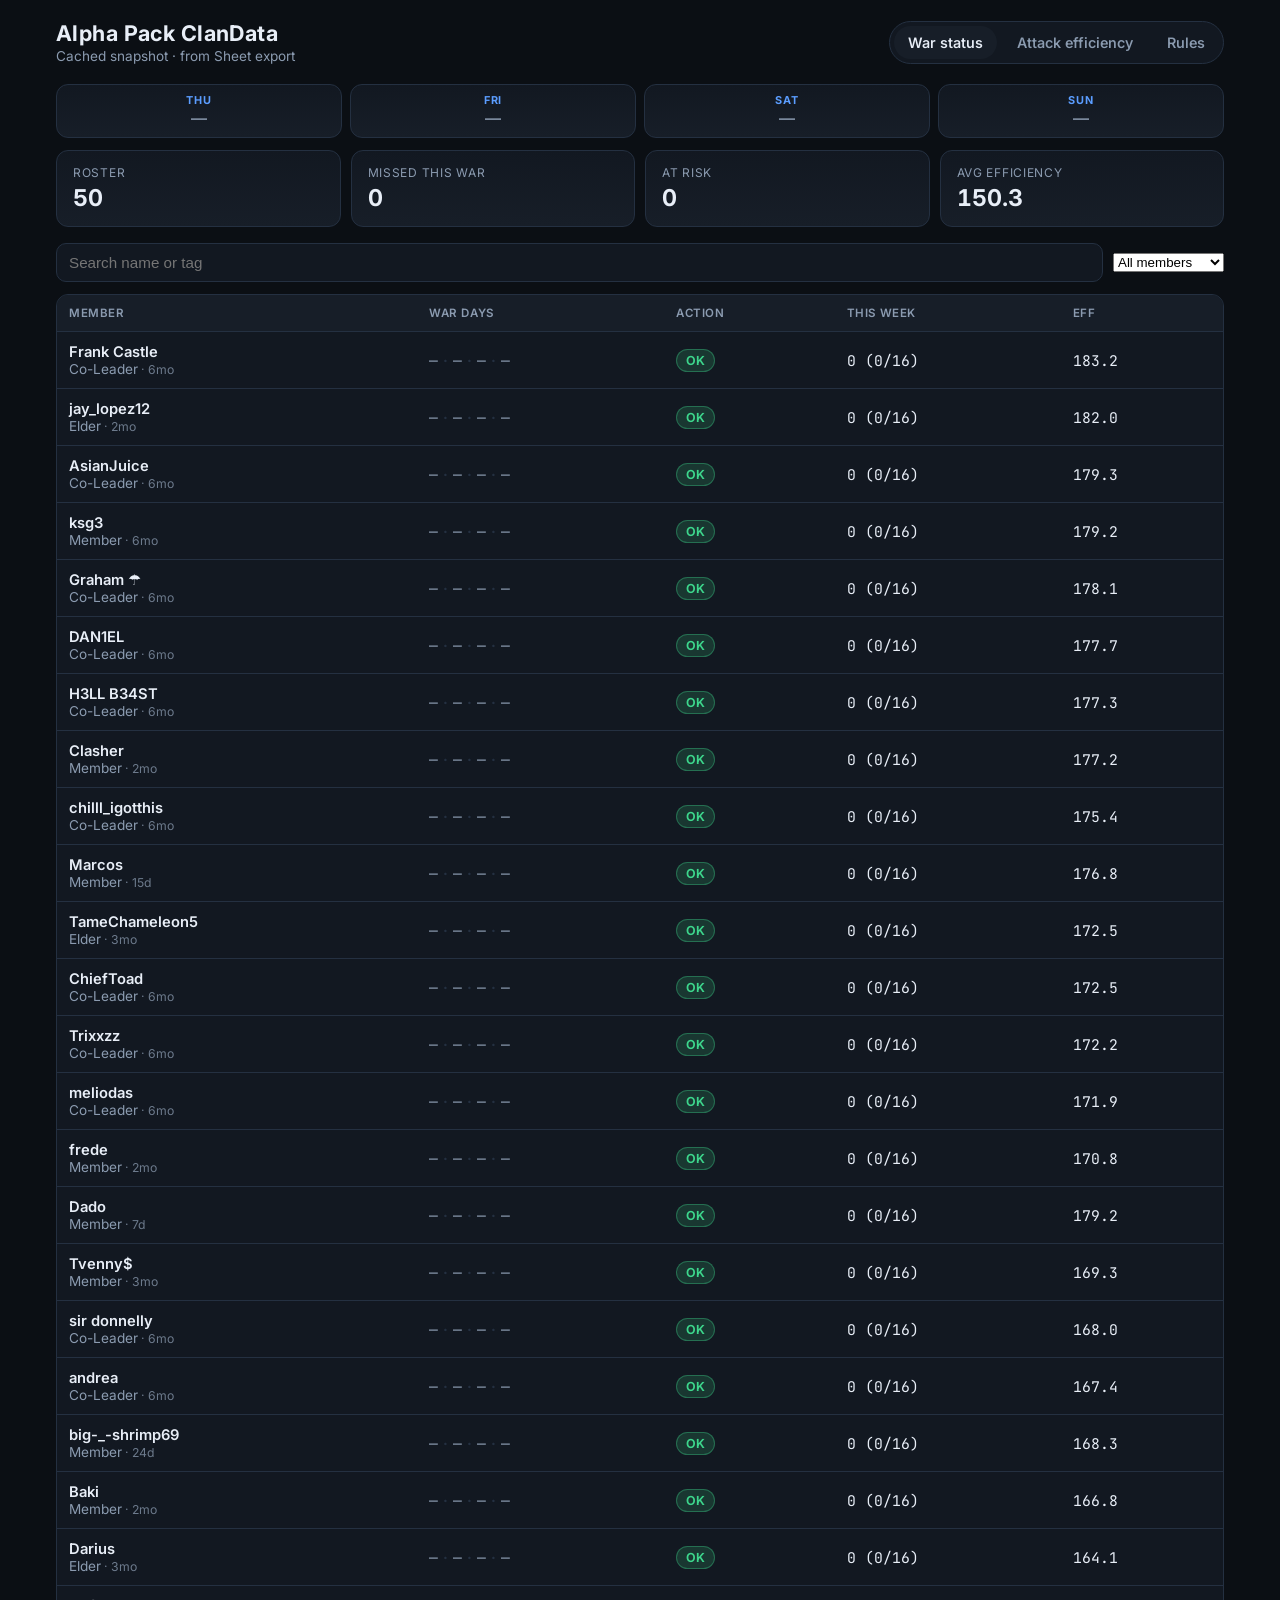
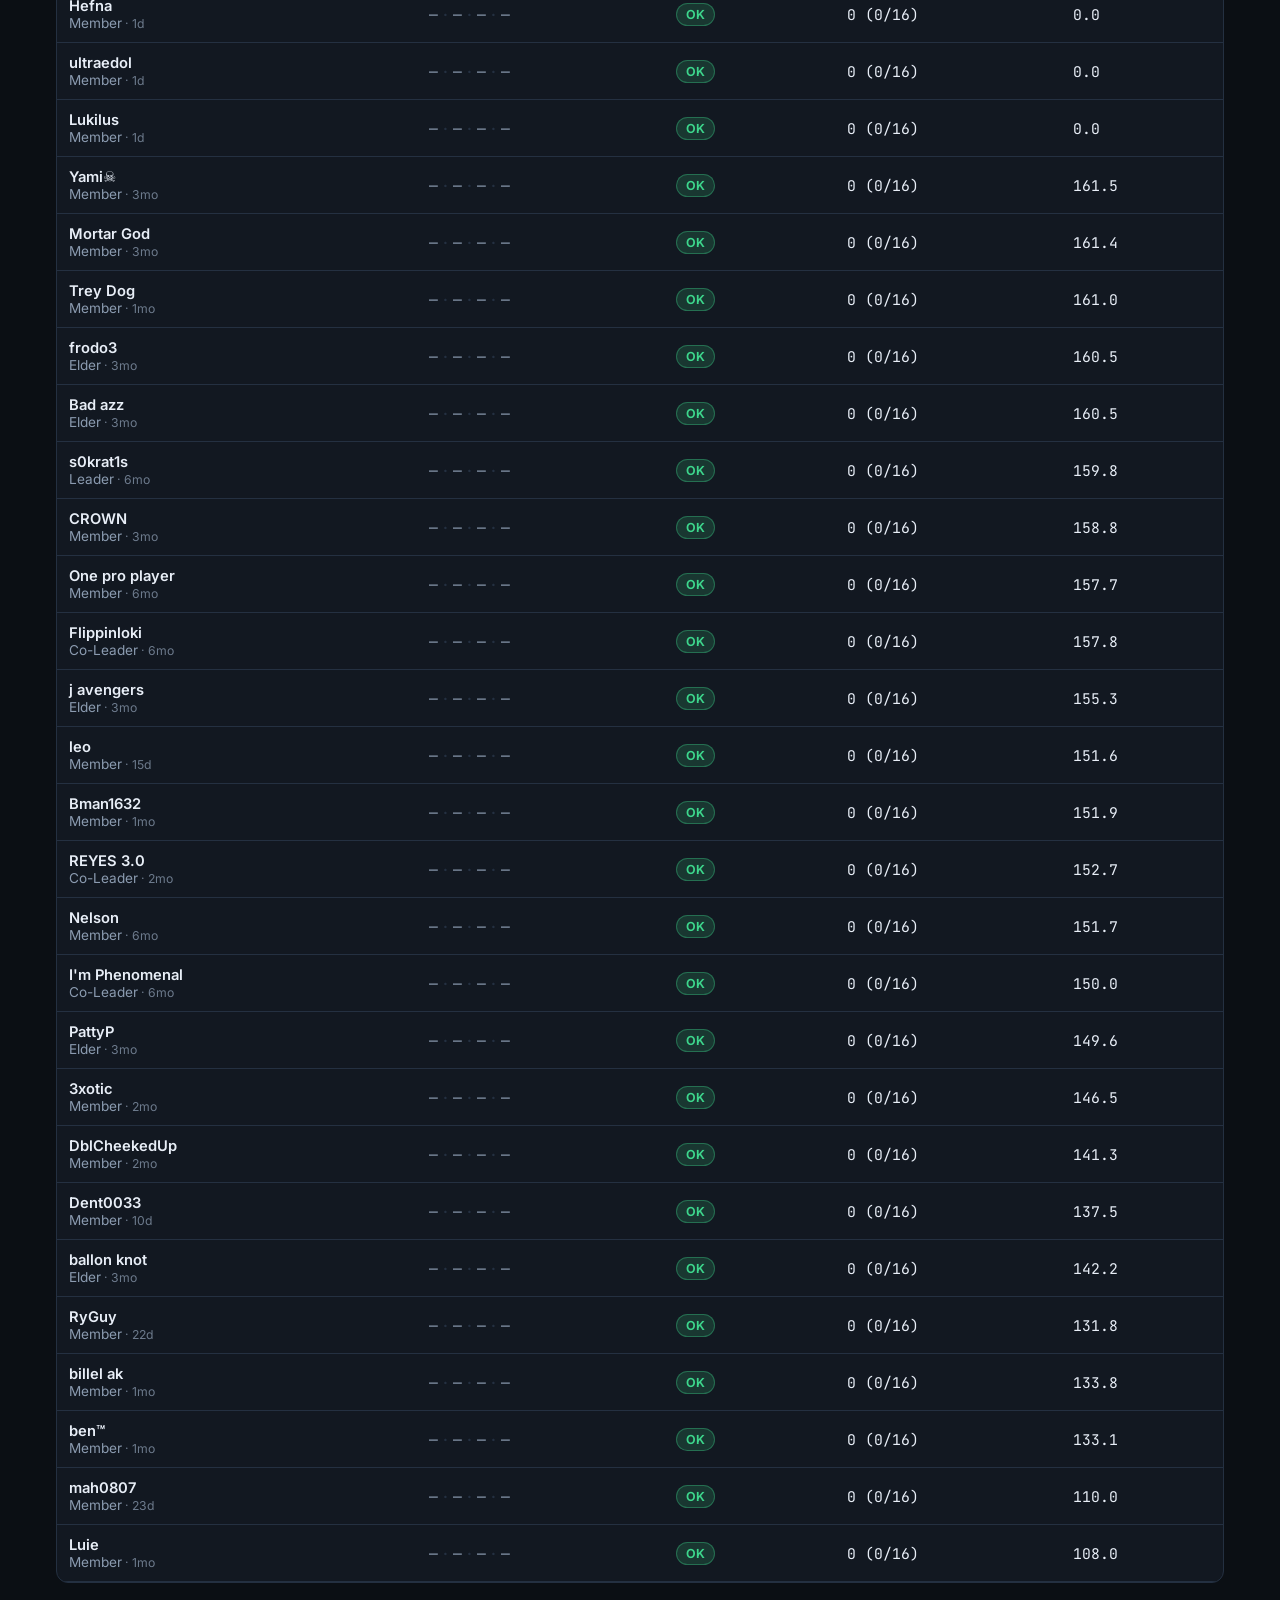
<file: index.html>
<!DOCTYPE html>
<html lang="en">
<head>
  <meta charset="utf-8" />
  <meta name="viewport" content="width=device-width, initial-scale=1" />
  <title>Alpha Pack · War status</title>
  <link rel="preconnect" href="https://fonts.googleapis.com" />
  <link rel="preconnect" href="https://fonts.gstatic.com" crossorigin />
  <link href="https://fonts.googleapis.com/css2?family=Inter:wght@450;560;700&family=JetBrains+Mono:wght@450;650&display=swap" rel="stylesheet" />
  <link rel="stylesheet" href="styles.css" />
</head>
<body data-page="war">
  <div class="app">
    <header class="top">
      <div class="brand">
        <h1>Alpha Pack ClanData</h1>
        <div class="sub" id="updated">War board</div>
      </div>
            <nav class="nav">
        <a href="index.html" class="active">War status</a>
        <a href="efficiency.html">Attack efficiency</a>
<a href="rules.html">Rules</a>
      </nav>
    </header>
    <div class="daycards" id="daycards" aria-label="Perfect attacks by battle day"></div>
    <div class="stats" id="stats"></div>
    <div class="toolbar">
      <input class="search" id="search" type="search" placeholder="Search name or tag" />
      <select class="filter" id="filter"><option value="all">All members</option><option value="missed">Missed attacks</option><option value="risk">At risk</option></select>
    </div>
    <div class="card">
      <div class="table-wrap">
        <table>
          <thead>
<tr>
  <th data-sort="name">Member</th>
  <th>War days</th>
  <th data-sort="action">Action</th>
  <th data-sort="thisWeekAttacks" data-default="asc">This week</th>
  <th class="col-eff" data-sort="efficiency">Eff</th>
</tr></thead>
          <tbody id="tbody"></tbody>
        </table>
      </div>
      <div class="empty" id="empty" hidden>No members match.</div>
    </div>
</div>
  <script src="app.js"></script>
</body>
</html>
</file>
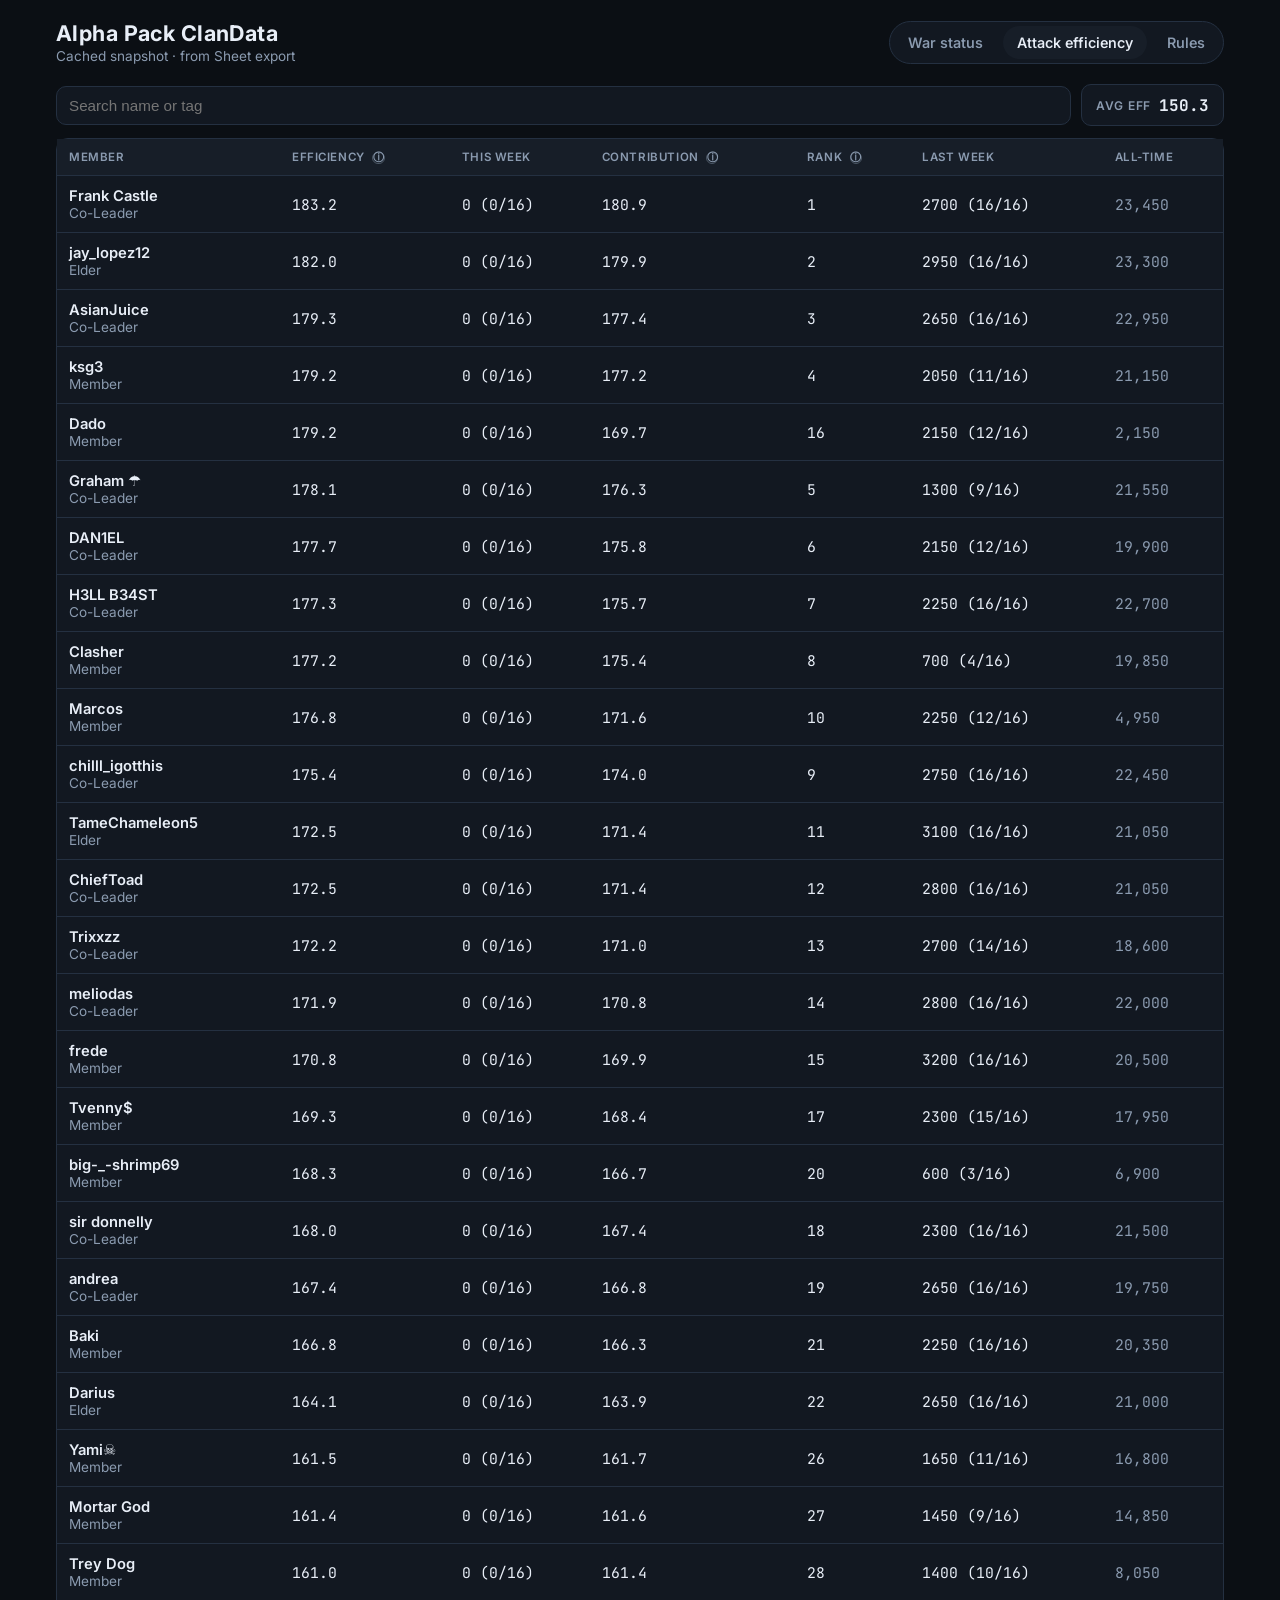
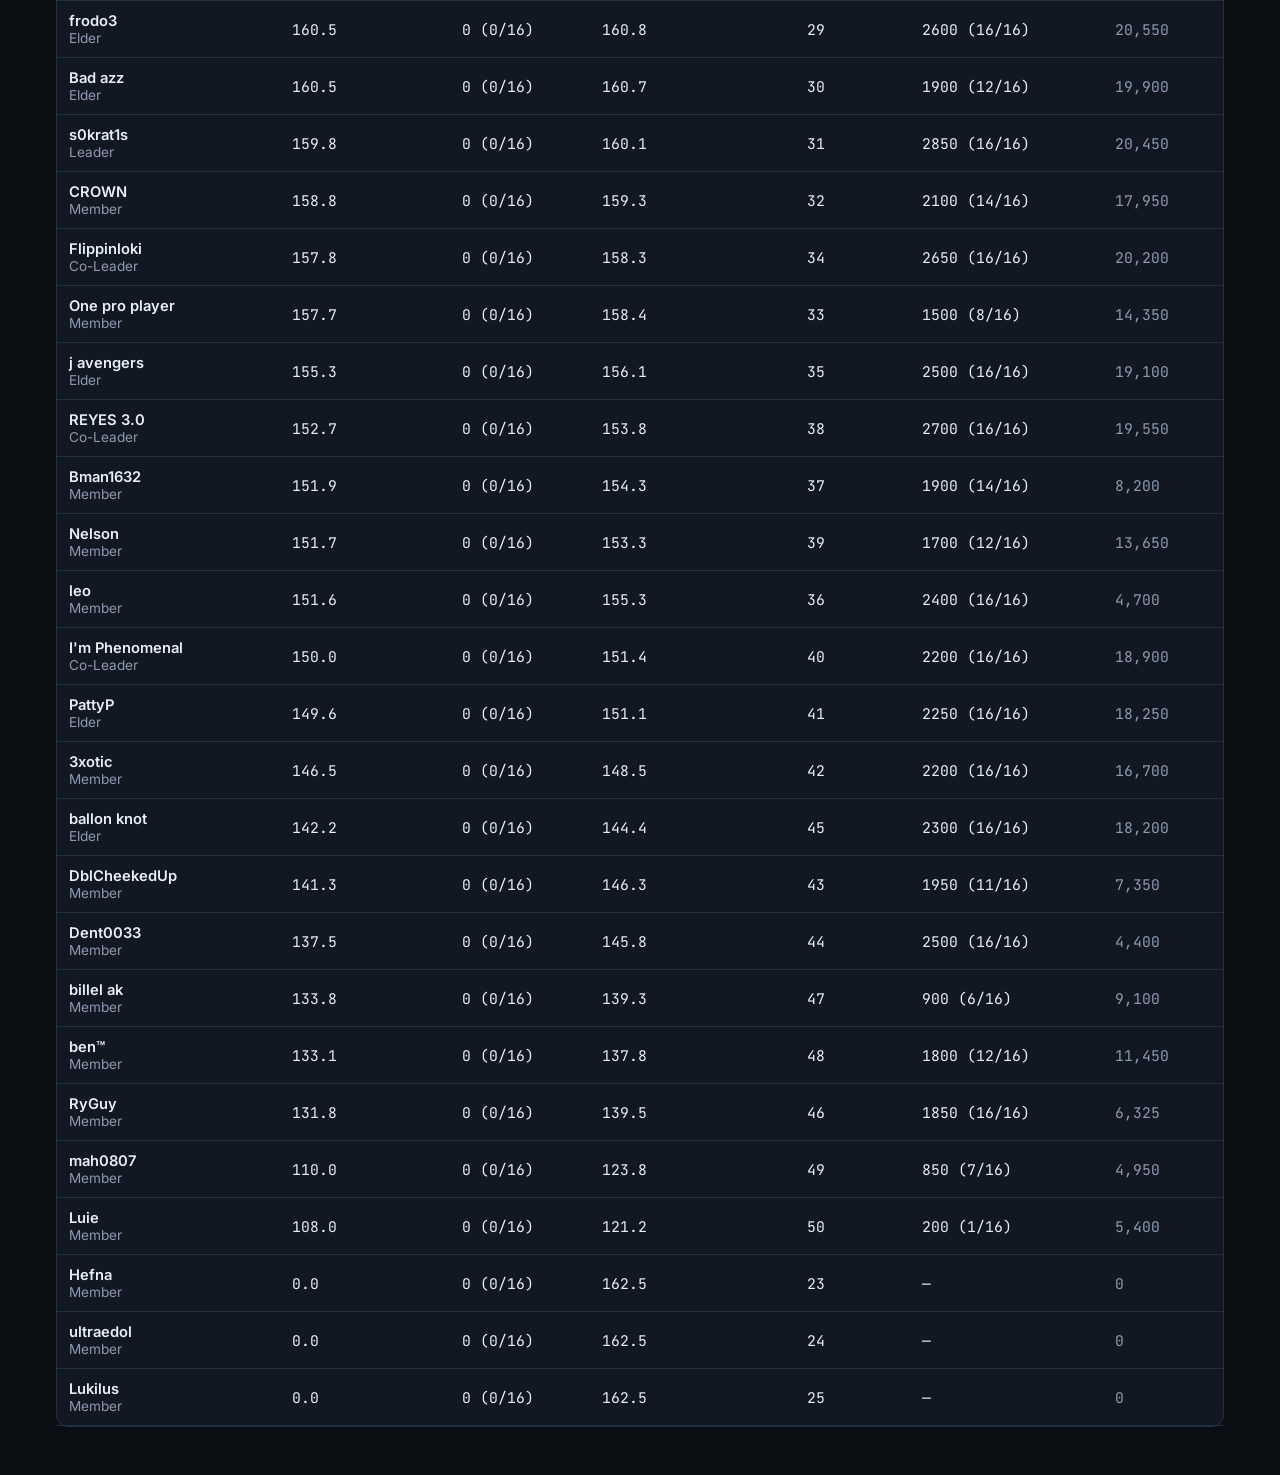
<file: efficiency.html>
<!DOCTYPE html>
<html lang="en">
<head>
  <meta charset="utf-8" />
  <meta name="viewport" content="width=device-width, initial-scale=1" />
  <title>Alpha Pack · Attack efficiency</title>
  <link rel="preconnect" href="https://fonts.googleapis.com" />
  <link rel="preconnect" href="https://fonts.gstatic.com" crossorigin />
  <link href="https://fonts.googleapis.com/css2?family=Inter:wght@450;560;700&family=JetBrains+Mono:wght@450;650&display=swap" rel="stylesheet" />
  <link rel="stylesheet" href="styles.css" />
</head>
<body data-page="efficiency">
  <div class="app">
    <header class="top">
      <div class="brand">
        <h1>Alpha Pack ClanData</h1>
        <div class="sub" id="updated">War board</div>
      </div>
      <nav class="nav">
        <a href="index.html">War status</a>
        <a href="efficiency.html" class="active">Attack efficiency</a>
        <a href="rules.html">Rules</a>
      </nav>
    </header>
    <div class="toolbar">
      <input class="search" id="search" type="search" placeholder="Search name or tag" />
      <div class="avg-chip" id="avg-eff" aria-label="Average efficiency">
        <span class="avg-label">Avg eff</span>
        <span class="avg-value mono">—</span>
      </div>
    </div>
    <div class="eff-tip-banner" id="eff-tip-banner" hidden role="status"></div>
    <div class="card">
      <div class="table-wrap">
        <table>
          <thead>
            <tr>
              <th data-sort="name" class="col-member">Member</th>
              <th data-sort="efficiency" class="col-eff">Efficiency <span class="th-tip has-tip" tabindex="0" role="button" aria-expanded="false" aria-label="About Efficiency" data-tip="Fame ÷ attacks made. Raw, no adjustment." title="Fame ÷ attacks made. Raw, no adjustment.">ⓘ</span></th>
              <th data-sort="thisWeekAttacks" class="col-week">This week</th>
              <th data-sort="contribution" class="col-contrib">Contribution <span class="th-tip has-tip" tabindex="0" role="button" aria-expanded="false" aria-label="About Contribution" data-tip="Same as Eff, pulled toward the clan average until 16 attacks." title="Same as Eff, pulled toward the clan average until 16 attacks.">ⓘ</span></th>
              <th data-sort="rank" class="col-rank">Rank <span class="th-tip has-tip" tabindex="0" role="button" aria-expanded="false" aria-label="About Rank" data-tip="Sorted by Contribution, not Eff." title="Sorted by Contribution, not Eff.">ⓘ</span></th>
              <th class="col-last">Last week</th>
              <th data-sort="fame" class="col-fame">All-time</th>
            </tr>
          </thead>
          <tbody id="tbody"></tbody>
        </table>
      </div>
      <div class="empty" id="empty" hidden>No members match.</div>
    </div>
  </div>
  <script src="app.js"></script>
</body>
</html>
</file>
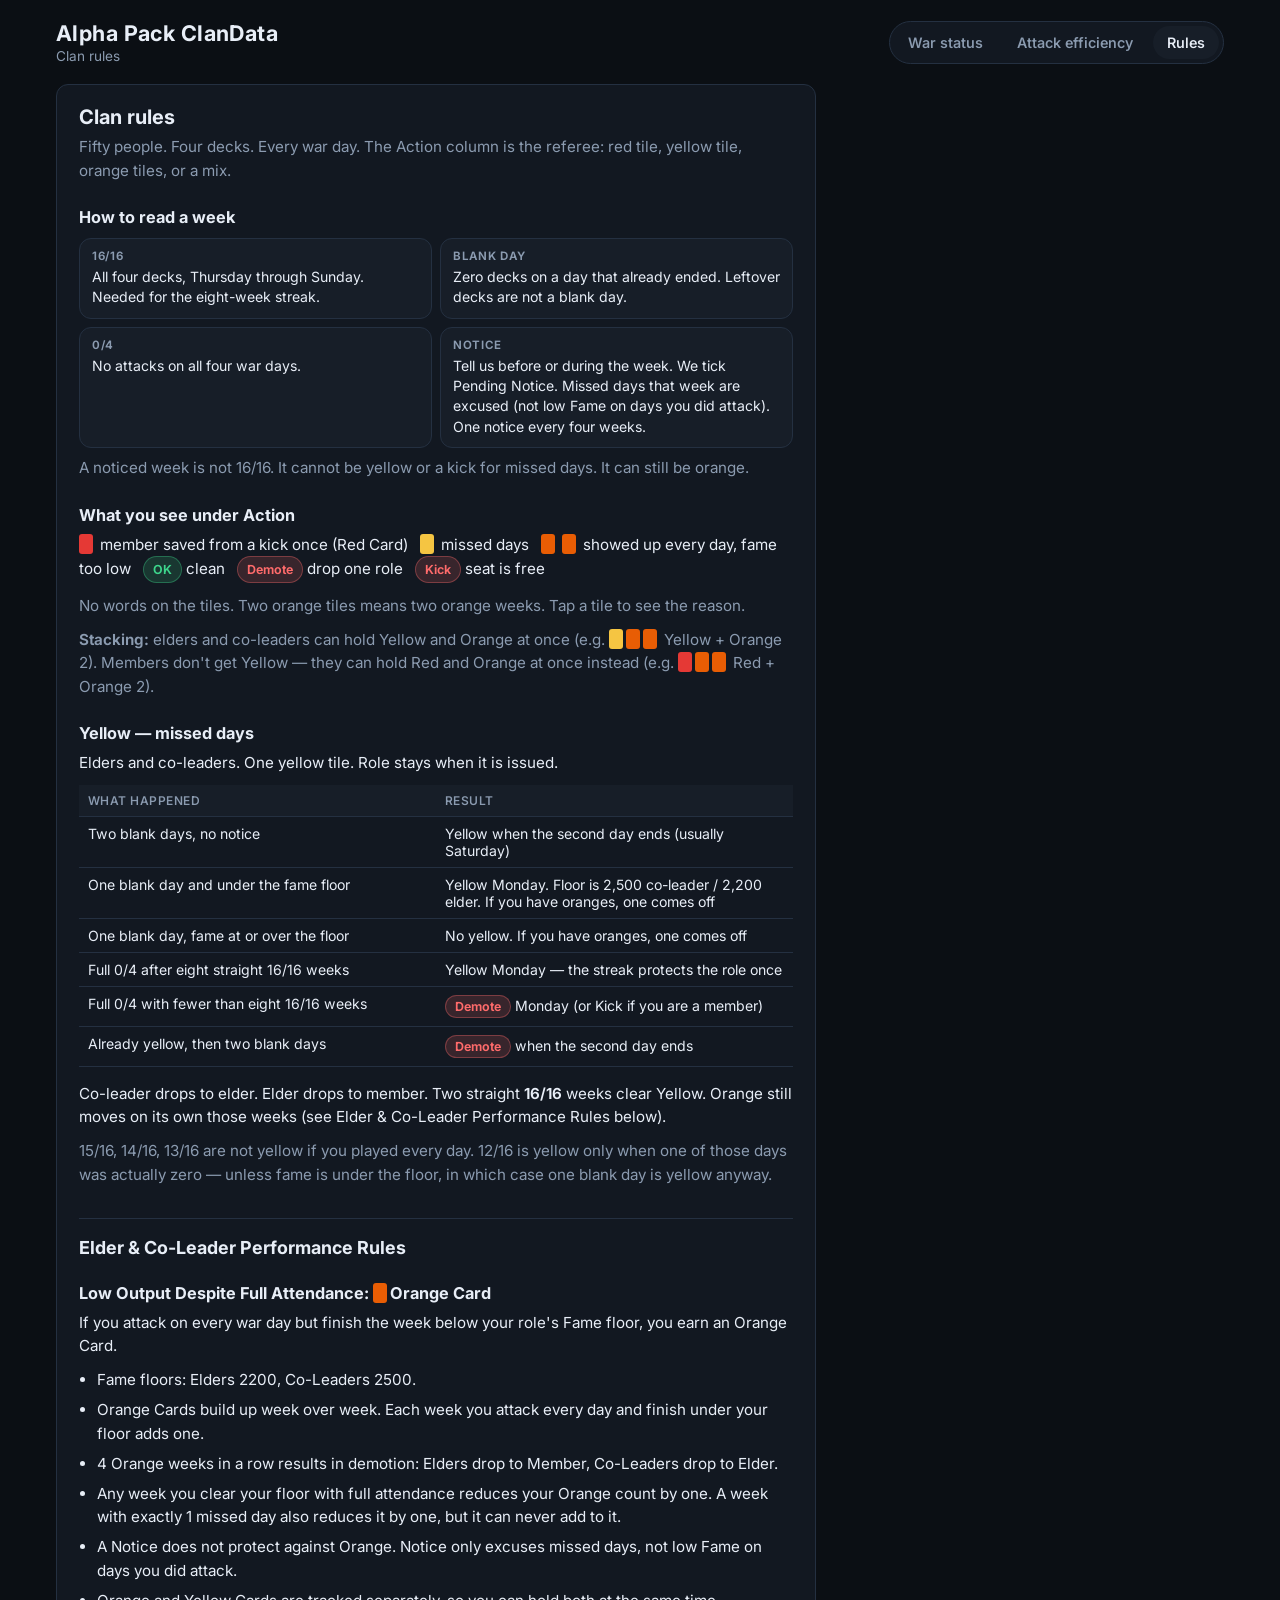
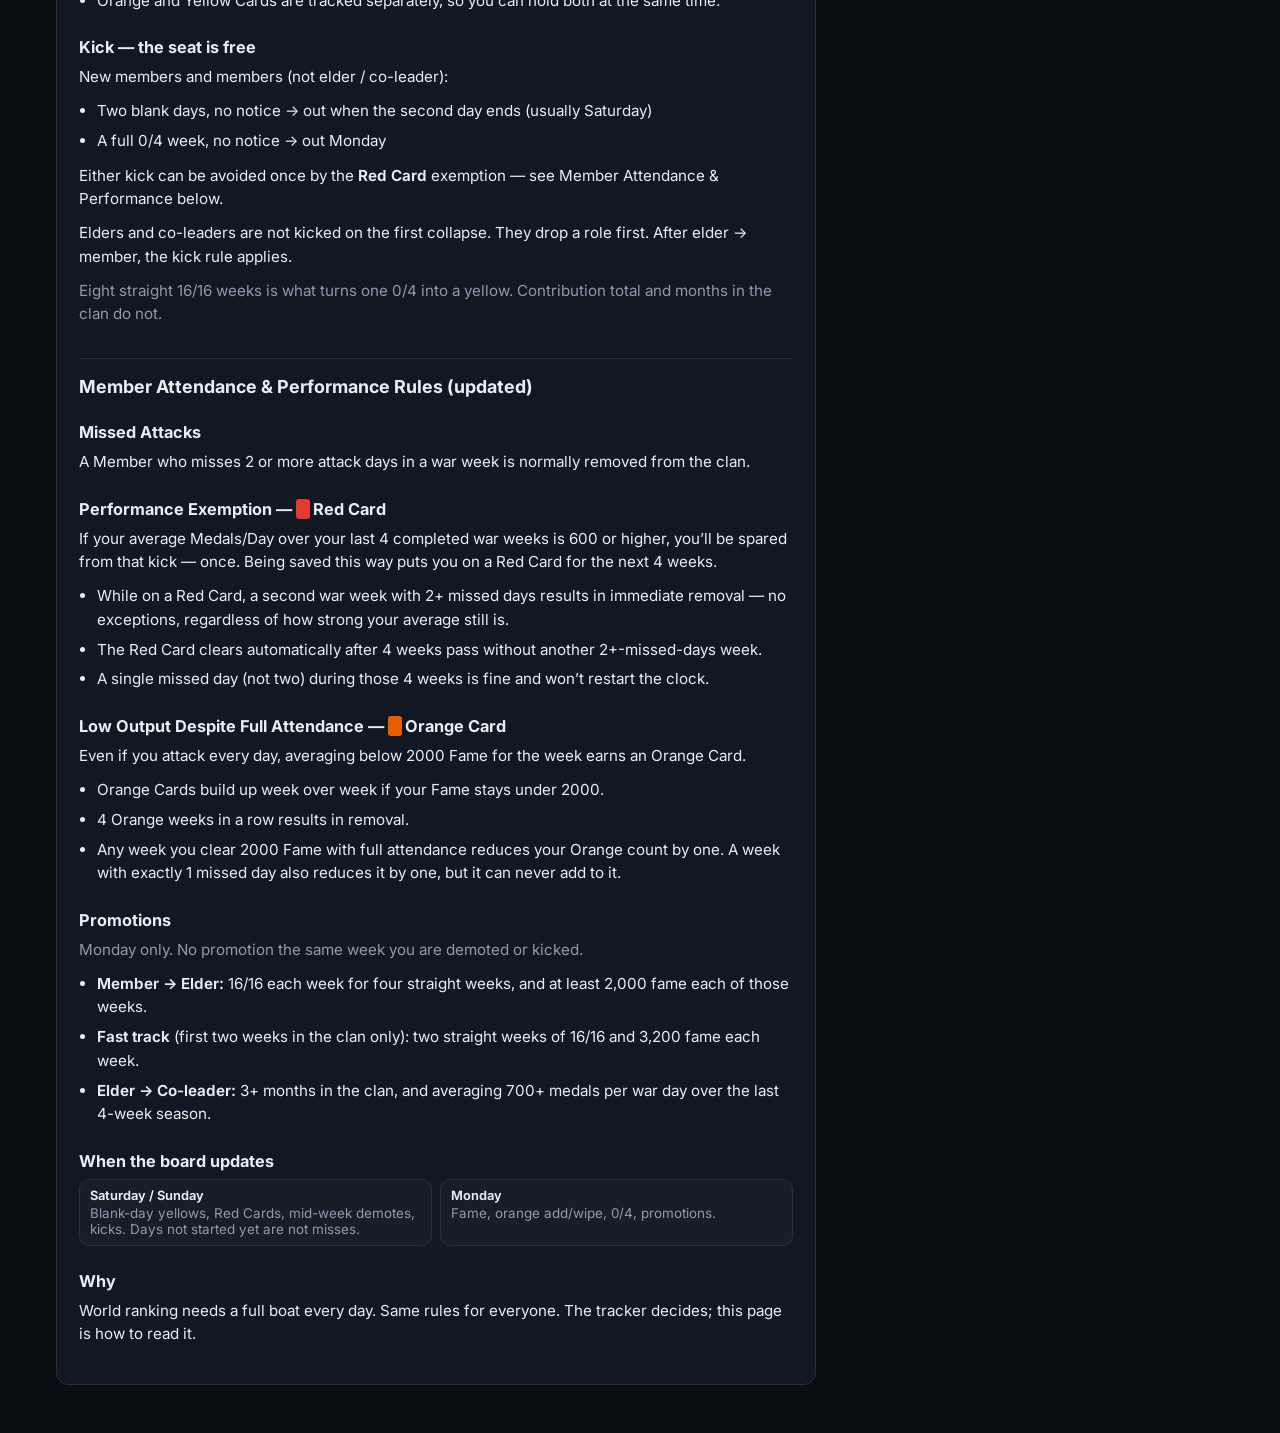
<file: rules.html>
<!DOCTYPE html>
<html lang="en">
<head>
  <meta charset="utf-8" />
  <meta name="viewport" content="width=device-width, initial-scale=1" />
  <title>Alpha Pack · Clan rules</title>
  <link rel="preconnect" href="https://fonts.googleapis.com" />
  <link rel="preconnect" href="https://fonts.gstatic.com" crossorigin />
  <link href="https://fonts.googleapis.com/css2?family=Inter:wght@450;560;700&family=JetBrains+Mono:wght@450;650&display=swap" rel="stylesheet" />
  <link rel="stylesheet" href="styles.css" />
  <style>
    .rules { max-width: 760px; }
    .rules .card-pad { padding: 20px 22px 28px; }
    .rules h1.page { margin: 0; font-size: 1.25rem; }
    .rules .lead { color: var(--muted); margin: 0.4rem 0 0; line-height: 1.55; font-size: 0.95rem; }
    .rules h2 { font-size: 1.02rem; margin: 1.55rem 0 0.5rem; }
    .rules h2.section { font-size: 1.12rem; margin-top: 2rem; padding-top: 1.1rem; border-top: 1px solid var(--border); }
    .rules p, .rules li { color: var(--text); line-height: 1.55; font-size: 0.95rem; }
    .rules p { margin: 0.4rem 0 0.65rem; }
    .rules ul { padding-left: 1.15rem; margin: 0.35rem 0 0.7rem; }
    .rules li { margin: 0.4rem 0; }
    .rules strong { font-weight: 650; }
    .rules .muted { color: var(--muted); }
    .rules table { width: 100%; border-collapse: collapse; font-size: 0.88rem; margin: 0.45rem 0 0.9rem; }
    .rules th, .rules td { text-align: left; padding: 0.5rem 0.55rem; border-bottom: 1px solid var(--border); vertical-align: top; }
    .rules table { table-layout: fixed; }
    .rules th, .rules td { white-space: normal; overflow-wrap: anywhere; }
    .rules th { color: var(--muted); font-weight: 560; font-size: 0.75rem; text-transform: uppercase; letter-spacing: 0.04em; }
    .rules .example {
      background: var(--panel2);
      border: 1px solid var(--border);
      border-radius: 10px;
      padding: 10px 12px;
      color: var(--muted);
      font-size: 0.88rem;
      line-height: 1.5;
      margin: 0.45rem 0 0.8rem;
    }
    .defs { display: grid; gap: 8px; margin: 0.65rem 0 0.5rem; }
    @media (min-width: 620px) { .defs { grid-template-columns: 1fr 1fr; } }
    .def {
      background: var(--panel2);
      border: 1px solid var(--border);
      border-radius: 12px;
      padding: 10px 12px;
    }
    .def dt {
      font-size: 0.72rem;
      font-weight: 650;
      letter-spacing: 0.06em;
      text-transform: uppercase;
      color: var(--muted);
      margin: 0 0 0.25rem;
    }
    .def dd { margin: 0; font-size: 0.88rem; line-height: 1.45; color: var(--text); }
    .tile {
      display: inline-block;
      width: 14px;
      height: 20px;
      border-radius: 3px;
      vertical-align: -4px;
      margin-right: 3px;
    }
    .tile-y { background: #f5c542; }
    .tile-o { background: #e85d04; }
    .tile-r { background: #e53935; }
    .when { display: flex; flex-wrap: wrap; gap: 8px; margin: 0.5rem 0 0.2rem; }
    .when span {
      background: var(--panel2);
      border: 1px solid var(--border);
      border-radius: 10px;
      padding: 8px 10px;
      font-size: 0.84rem;
      color: var(--muted);
      flex: 1 1 180px;
    }
    .when strong { color: var(--text); display: block; font-size: 0.8rem; margin-bottom: 0.15rem; }
  </style>
</head>
<body data-page="rules">
  <div class="app">
    <header class="top">
      <div class="brand">
        <h1>Alpha Pack ClanData</h1>
        <div class="sub">Clan rules</div>
      </div>
      <nav class="nav">
        <a href="index.html">War status</a>
        <a href="efficiency.html">Attack efficiency</a>
<a href="rules.html" class="active">Rules</a>
      </nav>
    </header>

    <div class="card rules">
      <div class="card-pad">
        <h1 class="page">Clan rules</h1>
        <p class="lead">Fifty people. Four decks. Every war day. The Action column is the referee: red tile, yellow tile, orange tiles, or a mix.</p>

        <h2>How to read a week</h2>
        <dl class="defs">
          <div class="def">
            <dt>16/16</dt>
            <dd>All four decks, Thursday through Sunday. Needed for the eight-week streak.</dd>
          </div>
          <div class="def">
            <dt>Blank day</dt>
            <dd>Zero decks on a day that already ended. Leftover decks are not a blank day.</dd>
          </div>
          <div class="def">
            <dt>0/4</dt>
            <dd>No attacks on all four war days.</dd>
          </div>
          <div class="def">
            <dt>Notice</dt>
            <dd>Tell us before or during the week. We tick Pending Notice. Missed days that week are excused (not low Fame on days you did attack). One notice every four weeks.</dd>
          </div>
        </dl>
        <p class="muted">A noticed week is not 16/16. It cannot be yellow or a kick for missed days. It can still be orange.</p>

        <h2>What you see under Action</h2>
        <p>
          <span class="tile tile-r" title="Red"></span> member saved from a kick once (Red Card) &nbsp;
          <span class="tile tile-y" title="Yellow"></span> missed days &nbsp;
          <span class="tile tile-o" title="Orange"></span>
          <span class="tile tile-o" title="Orange"></span> showed up every day, fame too low &nbsp;
          <span class="badge ok">OK</span> clean &nbsp;
          <span class="badge bad">Demote</span> drop one role &nbsp;
          <span class="badge bad">Kick</span> seat is free
        </p>
        <p class="muted">No words on the tiles. Two orange tiles means two orange weeks. Tap a tile to see the reason.</p>
        <p class="muted"><strong>Stacking:</strong> elders and co-leaders can hold Yellow and Orange at once (e.g. <span class="tile tile-y" title="Yellow"></span><span class="tile tile-o" title="Orange"></span><span class="tile tile-o" title="Orange"></span> Yellow + Orange 2). Members don't get Yellow — they can hold Red and Orange at once instead (e.g. <span class="tile tile-r" title="Red"></span><span class="tile tile-o" title="Orange"></span><span class="tile tile-o" title="Orange"></span> Red + Orange 2).</p>

        <h2>Yellow — missed days</h2>
        <p>Elders and co-leaders. One yellow tile. Role stays when it is issued.</p>
        <table>
          <thead>
            <tr><th>What happened</th><th>Result</th></tr>
          </thead>
          <tbody>
            <tr>
              <td>Two blank days, no notice</td>
              <td>Yellow when the second day ends (usually Saturday)</td>
            </tr>
            <tr>
              <td>One blank day and under the fame floor</td>
              <td>Yellow Monday. Floor is 2,500 co-leader / 2,200 elder. If you have oranges, one comes off</td>
            </tr>
            <tr>
              <td>One blank day, fame at or over the floor</td>
              <td>No yellow. If you have oranges, one comes off</td>
            </tr>
            <tr>
              <td>Full 0/4 after eight straight 16/16 weeks</td>
              <td>Yellow Monday — the streak protects the role once</td>
            </tr>
            <tr>
              <td>Full 0/4 with fewer than eight 16/16 weeks</td>
              <td><span class="badge bad">Demote</span> Monday (or Kick if you are a member)</td>
            </tr>
            <tr>
              <td>Already yellow, then two blank days</td>
              <td><span class="badge bad">Demote</span> when the second day ends</td>
            </tr>
          </tbody>
        </table>
        <p>Co-leader drops to elder. Elder drops to member. Two straight <strong>16/16</strong> weeks clear Yellow. Orange still moves on its own those weeks (see Elder &amp; Co-Leader Performance Rules below).</p>
        <p class="muted">15/16, 14/16, 13/16 are not yellow if you played every day. 12/16 is yellow only when one of those days was actually zero — unless fame is under the floor, in which case one blank day is yellow anyway.</p>

        <h2 class="section">Elder &amp; Co-Leader Performance Rules</h2>
        <h2>Low Output Despite Full Attendance: <span class="tile tile-o" title="Orange"></span>Orange Card</h2>
        <p>If you attack on every war day but finish the week below your role's Fame floor, you earn an Orange Card.</p>
        <ul>
          <li>Fame floors: Elders 2200, Co-Leaders 2500.</li>
          <li>Orange Cards build up week over week. Each week you attack every day and finish under your floor adds one.</li>
          <li>4 Orange weeks in a row results in demotion: Elders drop to Member, Co-Leaders drop to Elder.</li>
          <li>Any week you clear your floor with full attendance reduces your Orange count by one. A week with exactly 1 missed day also reduces it by one, but it can never add to it.</li>
          <li>A Notice does not protect against Orange. Notice only excuses missed days, not low Fame on days you did attack.</li>
          <li>Orange and Yellow Cards are tracked separately, so you can hold both at the same time.</li>
        </ul>

        <h2>Kick — the seat is free</h2>
        <p>New members and members (not elder / co-leader):</p>
        <ul>
          <li>Two blank days, no notice → out when the second day ends (usually Saturday)</li>
          <li>A full 0/4 week, no notice → out Monday</li>
        </ul>
        <p>Either kick can be avoided once by the <strong>Red Card</strong> exemption — see Member Attendance &amp; Performance below.</p>
        <p>Elders and co-leaders are not kicked on the first collapse. They drop a role first. After elder → member, the kick rule applies.</p>
        <p class="muted">Eight straight 16/16 weeks is what turns one 0/4 into a yellow. Contribution total and months in the clan do not.</p>

        <h2 class="section">Member Attendance &amp; Performance Rules (updated)</h2>

        <h2>Missed Attacks</h2>
        <p>A Member who misses 2 or more attack days in a war week is normally removed from the clan.</p>

        <h2>Performance Exemption — <span class="tile tile-r" title="Red"></span>Red Card</h2>
        <p>If your average Medals/Day over your last 4 completed war weeks is 600 or higher, you’ll be spared from that kick — once. Being saved this way puts you on a Red Card for the next 4 weeks.</p>
        <ul>
          <li>While on a Red Card, a second war week with 2+ missed days results in immediate removal — no exceptions, regardless of how strong your average still is.</li>
          <li>The Red Card clears automatically after 4 weeks pass without another 2+-missed-days week.</li>
          <li>A single missed day (not two) during those 4 weeks is fine and won’t restart the clock.</li>
        </ul>

        <h2>Low Output Despite Full Attendance — <span class="tile tile-o" title="Orange"></span>Orange Card</h2>
        <p>Even if you attack every day, averaging below 2000 Fame for the week earns an Orange Card.</p>
        <ul>
          <li>Orange Cards build up week over week if your Fame stays under 2000.</li>
          <li>4 Orange weeks in a row results in removal.</li>
          <li>Any week you clear 2000 Fame with full attendance reduces your Orange count by one. A week with exactly 1 missed day also reduces it by one, but it can never add to it.</li>
        </ul>

        <h2>Promotions</h2>
        <p class="muted">Monday only. No promotion the same week you are demoted or kicked.</p>
        <ul>
          <li><strong>Member → Elder:</strong> 16/16 each week for four straight weeks, and at least 2,000 fame each of those weeks.</li>
          <li><strong>Fast track</strong> (first two weeks in the clan only): two straight weeks of 16/16 and 3,200 fame each week.</li>
          <li><strong>Elder → Co-leader:</strong> 3+ months in the clan, and averaging 700+ medals per war day over the last 4-week season.</li>
        </ul>

        <h2>When the board updates</h2>
        <div class="when">
          <span><strong>Saturday / Sunday</strong> Blank-day yellows, Red Cards, mid-week demotes, kicks. Days not started yet are not misses.</span>
          <span><strong>Monday</strong> Fame, orange add/wipe, 0/4, promotions.</span>
        </div>

        <h2>Why</h2>
        <p>World ranking needs a full boat every day. Same rules for everyone. The tracker decides; this page is how to read it.</p>
      </div>
    </div>
</div>
</body>
</html>
</file>
<file: styles.css>
:root {
  --bg: #0b0f14;
  --panel: #121821;
  --panel2: #171e28;
  --border: #243041;
  --text: #e8eef7;
  --muted: #8b9bb0;
  --accent: #5b9dff;
  --good: #3dd68c;
  --warn: #f5c542;
  --bad: #ff6b6b;
  --row-hover: #1a2330;
  --radius: 12px;
  --font: "Inter", system-ui, -apple-system, Segoe UI, Roboto, sans-serif;
  --mono: "JetBrains Mono", ui-monospace, SFMono-Regular, Menlo, monospace;
}
* { box-sizing: border-box; }
html, body { margin: 0; padding: 0; background: var(--bg); color: var(--text); font-family: var(--font); }
a { color: inherit; text-decoration: none; }
.app { max-width: 1200px; margin: 0 auto; padding: 20px 16px 48px; }
.top {
  display: flex; flex-wrap: wrap; gap: 12px 20px; align-items: center;
  justify-content: space-between; margin-bottom: 20px;
}
.brand { display: flex; flex-direction: column; gap: 2px; min-width: 0; }
.brand h1 { margin: 0; font-size: 1.35rem; letter-spacing: 0.02em; }
.brand .sub { color: var(--muted); font-size: 0.85rem; }
.nav {
  display: flex; gap: 6px; background: var(--panel); padding: 4px;
  border-radius: 999px; border: 1px solid var(--border);
  max-width: 100%; overflow-x: auto; -webkit-overflow-scrolling: touch;
  scrollbar-width: none; /* Firefox */
}
.nav::-webkit-scrollbar { display: none; }
.nav a {
  padding: 8px 14px; border-radius: 999px; color: var(--muted);
  font-size: 0.9rem; font-weight: 560;
  flex: 0 0 auto; white-space: nowrap;
}
.nav a.active, .nav a:hover { background: var(--panel2); color: var(--text); }
@media (max-width: 800px) {
  .top { flex-direction: column; align-items: stretch; gap: 10px; }
  .nav { width: 100%; border-radius: 14px; }
}
.stats { display: grid; grid-template-columns: repeat(4, minmax(0,1fr)); gap: 10px; margin-bottom: 16px; }
@media (max-width: 800px) { .stats { grid-template-columns: repeat(2, 1fr); } }
.stat {
  background: linear-gradient(180deg, var(--panel), var(--panel2));
  border: 1px solid var(--border); border-radius: var(--radius); padding: 14px 16px;
}
.stat .label { color: var(--muted); font-size: 0.75rem; text-transform: uppercase; letter-spacing: 0.06em; }
.stat .value { font-size: 1.45rem; font-weight: 700; margin-top: 4px; font-variant-numeric: tabular-nums; }
.toolbar {
  display: flex; flex-wrap: wrap; gap: 10px; align-items: center; margin-bottom: 12px;
}
.search {
  flex: 1; min-width: 180px; background: var(--panel); border: 1px solid var(--border);
  color: var(--text); border-radius: 10px; padding: 10px 12px; font-size: 0.95rem;
}
.search:focus { outline: 2px solid color-mix(in srgb, var(--accent) 50%, transparent); border-color: var(--accent); }
.card {
  background: var(--panel); border: 1px solid var(--border); border-radius: var(--radius); overflow: hidden;
}
/* War phone: lock width via table-layout (no h-scroll) but keep overflow visible for Action tips */
@media (max-width: 800px) {
  body[data-page="war"] .card { overflow: visible; }
  body[data-page="war"] .table-wrap {
    overflow: visible;
    overscroll-behavior-x: none;
    touch-action: pan-y;
    border: 1px solid var(--border);
    border-radius: var(--radius);
    background: var(--panel);
  }
}
.table-wrap {
  width: 100%;
  max-width: 100%;
  overflow-x: auto;
  -webkit-overflow-scrolling: touch;
  overscroll-behavior-x: contain;
  touch-action: pan-x pan-y;
}
table { width: 100%; border-collapse: collapse; font-size: 0.92rem; }
th, td { padding: 11px 12px; text-align: left; border-bottom: 1px solid var(--border); white-space: nowrap; }
th {
  color: var(--muted); font-weight: 600; font-size: 0.72rem; text-transform: uppercase;
  letter-spacing: 0.05em; background: var(--panel2); position: sticky; top: 0; cursor: pointer; user-select: none;
}
th.sorted { color: var(--accent); }
tr:hover td { background: var(--row-hover); }
.name { font-weight: 600; }
.role { color: var(--muted); font-size: 0.85rem; }

/* War tenure quieter than role — scales with .role (incl. phone 0.72rem) */
.role .tenure { font-size: 0.9em; opacity: 0.75; }

/* Efficiency toolbar Avg eff chip */
.avg-chip {
  display: inline-flex; align-items: center; gap: 8px;
  flex: 0 0 auto; height: 42px; box-sizing: border-box;
  padding: 0 14px; border-radius: 10px;
  background: var(--panel); border: 1px solid var(--border);
  white-space: nowrap;
}
.avg-chip .avg-label {
  color: var(--muted); font-size: 0.75rem; font-weight: 600;
  text-transform: uppercase; letter-spacing: 0.06em;
}
.avg-chip .avg-value {
  font-size: 1rem; font-weight: 700; font-variant-numeric: tabular-nums;
}

/* Header info icon — gap from label; tips sit below (card overflow visible on efficiency) */
.th-tip {
  position: relative;
  display: inline-flex; align-items: center; justify-content: center;
  margin-left: 0.35em;
  width: 1.1em; height: 1.1em; border-radius: 50%;
  font-size: 0.7rem; font-weight: 700; line-height: 1;
  color: var(--muted);
  border: 1px solid color-mix(in srgb, var(--muted) 45%, transparent);
  vertical-align: middle;
  text-transform: none;
  letter-spacing: 0;
  cursor: help;
  -webkit-tap-highlight-color: transparent;
  touch-action: manipulation;
}
/* Invisible fat-finger pad — does not grow the visible circle */
.th-tip::before {
  content: '';
  position: absolute;
  inset: -12px;
}
body[data-page="efficiency"] .card {
  overflow: visible;
}
body[data-page="efficiency"] .table-wrap {
  overflow-x: auto;
  overflow-y: visible;
}
body[data-page="efficiency"] thead th {
  overflow: visible;
}
body[data-page="efficiency"] .col-fame { color: var(--muted); }

.th-tip.has-tip::after {
  bottom: auto;
  top: calc(100% + 8px);
  left: 50%;
  transform: translateX(-50%);
  max-width: min(260px, 70vw);
  text-align: left;
  z-index: 40;
}

/* Efficiency header tip banner (phone) — under toolbar, not inside the table */
.eff-tip-banner {
  display: none;
  margin: -4px 0 12px;
  padding: 10px 12px;
  border-radius: 10px;
  border: 1px solid var(--border);
  background: #0a0e14;
  color: var(--text);
  font-size: 0.82rem;
  font-weight: 450;
  line-height: 1.4;
  overflow-wrap: anywhere;
}
.eff-tip-banner:not([hidden]) { display: block; }
@media (max-width: 800px) {
  /* Don't float ::after tips inside the scrolling/sticky table on phone */
  body[data-page="efficiency"] .th-tip.has-tip::after {
    content: none !important;
    display: none !important;
  }
}

.mono { font-family: var(--mono); font-variant-numeric: tabular-nums; }
.badge {
  display: inline-flex; align-items: center; gap: 6px; padding: 3px 9px; border-radius: 999px;
  font-size: 0.78rem; font-weight: 650; border: 1px solid transparent;
}
.badge.ok { background: color-mix(in srgb, var(--good) 16%, transparent); color: var(--good); border-color: color-mix(in srgb, var(--good) 35%, transparent); }
.badge.warn { background: color-mix(in srgb, var(--warn) 16%, transparent); color: var(--warn); border-color: color-mix(in srgb, var(--warn) 35%, transparent); }
.badge.bad { background: color-mix(in srgb, var(--bad) 16%, transparent); color: var(--bad); border-color: color-mix(in srgb, var(--bad) 35%, transparent); }
.daycell { min-width: 44px; text-align: center; }
.daycell.miss { color: var(--bad); font-weight: 700; }
.daycell.ok { color: var(--muted); }
.foot { margin-top: 14px; color: var(--muted); font-size: 0.8rem; }
.empty { padding: 28px; text-align: center; color: var(--muted); }

.daycards {
  display: grid; grid-template-columns: repeat(4, minmax(0,1fr)); gap: 8px;
  margin-bottom: 12px;
}
@media (max-width: 800px) { .daycards { grid-template-columns: repeat(4, minmax(0,1fr)); gap: 6px; } }
.daycard {
  background: linear-gradient(180deg, var(--panel), var(--panel2));
  border: 1px solid var(--border); border-radius: var(--radius);
  padding: 8px 6px 10px; min-height: 0;
  display: flex; flex-direction: column; align-items: center; justify-content: center;
  gap: 2px; text-align: center;
}
.daycard .day {
  color: var(--accent); font-size: 0.68rem; font-weight: 700;
  text-transform: uppercase; letter-spacing: 0.08em;
}
.daycard .line {
  font-size: 1.15rem; font-weight: 700; line-height: 1.15;
  font-variant-numeric: tabular-nums; letter-spacing: -0.02em;
}
.daycard.empty .line { color: var(--muted); font-weight: 500; font-size: 1rem; }
.daycard.live .line { color: var(--text); }
.daycard .line .em { color: var(--good); font-weight: 700; }
.daycard .line .den { color: var(--muted); font-weight: 600; }

/* Compact Days column: phone only; desktop keeps Day 1–4 */
.days-compact .dchip { font-weight: 650; }
.days-compact .dchip.ok { color: var(--muted); }
.days-compact .dchip.miss { color: var(--bad); font-weight: 700; }
.days-compact .dchip.mut { color: var(--muted); opacity: 0.75; }
.days-compact .ddot { color: var(--border); margin: 0 3px; }
.days-compact { white-space: nowrap; }
@media (max-width: 800px) {
  .app { padding-left: 12px; padding-right: 12px; }
  /* Hide Eff on war portrait — frees width so Member/Missed/Days/Action fit */
  body[data-page="war"] .col-eff { display: none !important; }
  body[data-page="war"] th,
  body[data-page="war"] td { padding: 8px 6px; font-size: 0.82rem; }
  body[data-page="war"] .badge {
    font-size: 0.68rem; padding: 2px 6px;
    white-space: nowrap; line-height: 1.15;
  }
  body[data-page="war"] .role { font-size: 0.72rem; }
  body[data-page="war"] .days-compact .ddot { margin: 0 2px; }
  /* Lock War table to viewport width — no ghost horizontal scroll */
  body[data-page="war"] .table-wrap table {
    width: 100%;
    min-width: 0;
    table-layout: fixed;
  }
  body[data-page="war"] td:first-child,
  body[data-page="war"] th:first-child {
    width: 34%;
    max-width: none;
    overflow: hidden;
    text-overflow: ellipsis;
  }
  body[data-page="war"] .name,
  body[data-page="war"] .role {
    overflow: hidden;
    text-overflow: ellipsis;
    white-space: nowrap;
  }
  /* Don't overflow:hidden the Action cell — clips .has-tip reason popovers */
  body[data-page="war"] td:has(.has-tip),
  body[data-page="war"] td:has(.action-cards),
  body[data-page="war"] td:has(.badge) {
    overflow: visible;
  }

/* Lift the whole row while a tip is open so the next row can't cover the reason */
body[data-page="war"] .has-tip { position: relative; z-index: 1; }
body[data-page="war"] tr:has(.has-tip.open),
body[data-page="war"] tr:has(.has-tip:hover) {
  position: relative;
  z-index: 30;
}
body[data-page="war"] .has-tip.open,
body[data-page="war"] .has-tip:hover {
  z-index: 40;
}
}


@media (max-width: 800px) {
  body[data-page="efficiency"] .toolbar { flex-wrap: nowrap; gap: 8px; }
  body[data-page="efficiency"] .search { min-width: 0; }
  body[data-page="efficiency"] .avg-chip { height: 40px; padding: 0 10px; }
  body[data-page="efficiency"] .avg-chip .avg-value { font-size: 0.95rem; }
  body[data-page="efficiency"] .table-wrap {
    overflow-x: auto;
    -webkit-overflow-scrolling: touch;
  }
  body[data-page="efficiency"] .table-wrap table {
    width: max-content; min-width: 100%;
    table-layout: auto;
  }
  body[data-page="efficiency"] th,
  body[data-page="efficiency"] td { padding: 8px 8px; font-size: 0.82rem; }
  /* First screen: Member + Eff + This week (no sideways scroll needed for those) */
  body[data-page="efficiency"] th.col-member,
  body[data-page="efficiency"] td.col-member,
  body[data-page="efficiency"] td:first-child,
  body[data-page="efficiency"] th:first-child {
    position: sticky; left: 0; z-index: 2;
    background: var(--panel);
    max-width: 38vw;
  }
  body[data-page="efficiency"] .name,
  body[data-page="efficiency"] .role {
    overflow: hidden; text-overflow: ellipsis; white-space: nowrap;
  }
  body[data-page="efficiency"] .col-eff,
  body[data-page="efficiency"] .col-week {
    white-space: nowrap;
  }
  body[data-page="efficiency"] .col-fame {
    color: var(--muted);
  }
}

/* Reason tip: hover on desktop, tap (.open) on phones */
.has-tip {
  position: relative;
  cursor: pointer;
}
.has-tip::after {
  content: attr(data-tip);
  position: absolute;
  left: 50%;
  bottom: calc(100% + 8px);
  transform: translateX(-50%);
  box-sizing: border-box;
  /* Shrink to reason text; only grow/wrap up to the screen */
  width: max-content;
  max-width: min(280px, calc(100vw - 24px));
  padding: 8px 10px;
  border-radius: 8px;
  background-color: #0a0e14;
  background: #0a0e14;
  border: 1px solid var(--border);
  color: var(--text);
  font-size: 0.75rem;
  font-weight: 450;
  line-height: 1.35;
  white-space: normal;
  overflow-wrap: anywhere;
  word-break: break-word;
  text-align: left;
  text-transform: none;
  letter-spacing: normal;
  pointer-events: none;
  visibility: hidden;
  opacity: 1;
  z-index: 60;
  box-shadow: 0 10px 28px rgba(0,0,0,0.75);
}
.has-tip.open::after,
.has-tip:focus-visible::after {
  visibility: visible;
}
@media (hover: hover) and (pointer: fine) {
  .has-tip:hover::after {
    visibility: visible;
  }
}

/* Soccer cards in Action column */
.action-cards {
  display: inline-flex;
  align-items: center;
  gap: 4px;
  vertical-align: middle;
  min-height: 28px;
}
.card-tile {
  width: 14px;
  height: 20px;
  border-radius: 3px;
  flex: 0 0 auto;
  box-shadow: inset 0 0 0 1px rgba(0,0,0,0.25);
}
.card-tile.yellow {
  background: #f5c542; /* clear yellow */
  box-shadow: inset 0 0 0 1px rgba(0,0,0,0.2);
}
.card-tile.orange {
  background: #e85d04; /* deeper orange, not yellow-adjacent */
  box-shadow: inset 0 0 0 1px rgba(0,0,0,0.25);
}
.card-tile.red {
  background: #e53935; /* red card */
  box-shadow: inset 0 0 0 1px rgba(0,0,0,0.3);
}
.has-tip {
  position: relative;
  display: inline-flex;
  align-items: center;
  cursor: pointer;
  vertical-align: middle;
}

/* Space yellow vs orange when both show (Yellow+OrangeN) */
.action-cards .card-tile.yellow + .card-tile.orange,
.action-cards .card-tile.red + .card-tile.yellow,
.action-cards .card-tile.red + .card-tile.orange { margin-left: 2px; }
</file>
